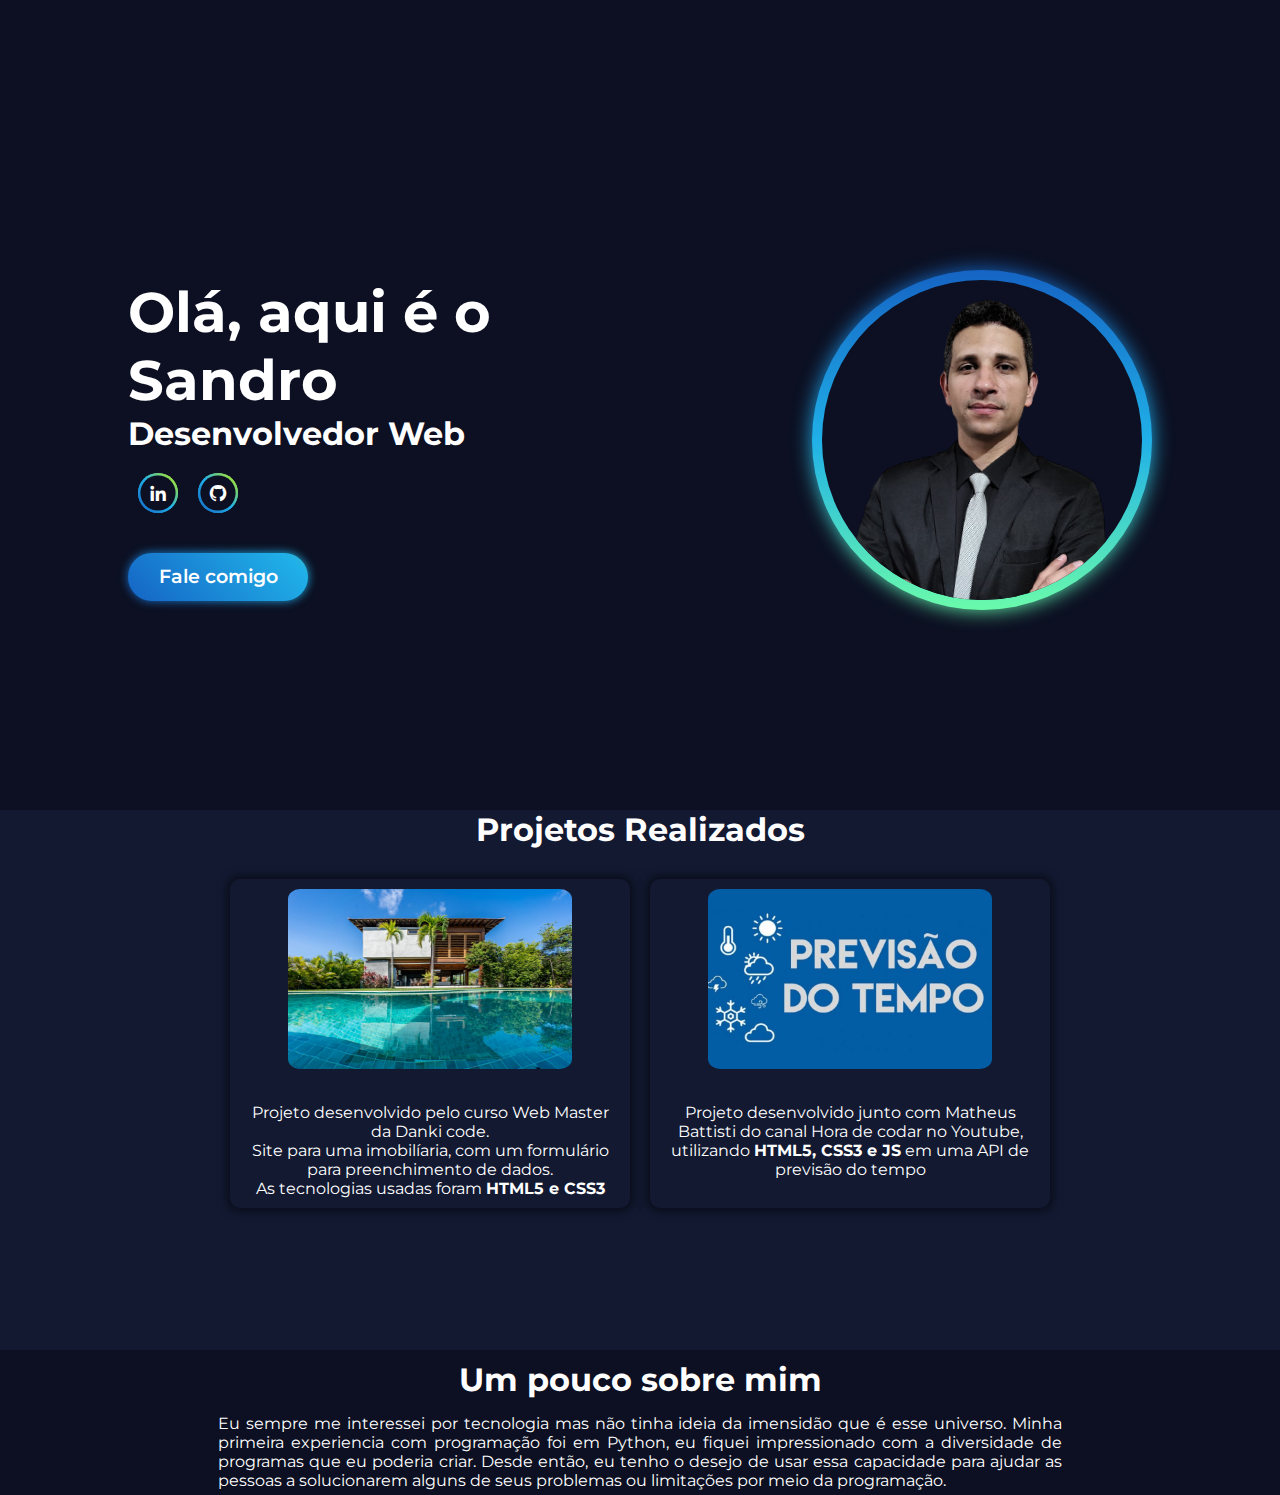
<file: index.html>
<!DOCTYPE html>
<html lang="PT-BR">
<head>
    <meta charset="UTF-8">
    <meta http-equiv="X-UA-Compatible" content="IE=edge">
    <meta name="viewport" content="width=device-width, initial-scale=1.0">
    <title>Meu Portifólio</title>
    <link rel="stylesheet" href="estilo/home.css">
    <link href='https://unpkg.com/boxicons@2.1.4/css/boxicons.min.css' rel='stylesheet'>
    <link rel="preconnect" href="https://fonts.googleapis.com">
    <link rel="preconnect" href="https://fonts.gstatic.com" crossorigin>
    <link href="https://fonts.googleapis.com/css2?family=Montserrat&family=Open+Sans:wght@300;400;500&family=Rubik:wght@400;700&display=swap" rel="stylesheet">
</head>

<body>
    <header>
        <div class="center"> <!--Para centralizar os elementos-->
            <a href="index.html" class="logo">Sandro.</a> <!--Logo-->
            <nav id="nav"> <!--Menu de Navegação-->
                <button aria-label="Abrir Menu" id="btn-mobile" aria-haspopup="true" aria-controls="menu" aria-expanded="false">Menu <!--Menu mobile-->
                    <span id="hamburguer"></span><!--Traços do hamburguer-->

                </button>
                
                <ul id="menu" role="menu"><!--Menu desktop-->
                    <li><a href="#"style="--i:1;">Home</a></li>
                    <li><a href="#"style="--i:2;">Projetos</a></li>
                    <li><a href="#"style="--i:3;">Formações</a></li>
                    <li><a href="#"style="--i:4;">Sobre</a></li>
                </ul> 
            </nav>
        </div>  
    </header>
    <section class="perfil">
        
        <div class="texto">   
            <h1>Olá, aqui é o Sandro</h1>
            <h3>Desenvolvedor Web</h3>   
            <div class="icones">
            <a href="https://www.linkedin.com/in/sandro-santos-30466a228/" target="_blank"><i class='bx bxl-linkedin' ></i></a>
            <a href="https://github.com/Sandrodepaula" target="_blank"><i class='bx bxl-github' ></i></a>
            </div>
            
            <a href="https://api.whatsapp.com/send?phone=11995404847&text=Fale%20Comigo" target="_blank" class="btn">Fale comigo</a>
         </div>
         
        <div class="home-img">
            <div class="circulo">
                <span></span>
                <span></span>
                <div class="imagem">
                    <img src="imagens/imagem2.png" alt="">
                </div>
            </div>
        </div>

    </section>

    <section class="projetos">

        <h1>Projetos Realizados</h1>

        <div class="banners">
            
            <div class="container">
                <a href="https://sandrodepaula.github.io/projeto-imobiliaria/" target="_blank">
                    <img src="imagens/bg-image.jpg" alt="imobiliária">
                
                    <p>Projeto desenvolvido pelo curso Web Master da Danki code.<br>
                        Site para uma imobilíaria, com um formulário para preenchimento de dados.<br>
                        As tecnologias usadas foram <strong>HTML5 e CSS3</strong>
                    </p>
                </a>
            </div>
            <div class="container">
                <a href="https://sandrodepaula.github.io/previsao-tempo/" target="_blank">
                    <img src="imagens/tempo.jpg" alt="previsão do tempo">
                    <p>Projeto desenvolvido junto com Matheus Battisti do   canal Hora de codar no Youtube, utilizando <strong>HTML5, CSS3 e JS</strong> em uma API de previsão do tempo </p>
                </a>
           </div>
        </div> 
    </section>
    <section class="sobre">
        <div class="bio">
            <h1>Um pouco sobre mim</h1>
            <p>
                Eu sempre me interessei por tecnologia mas não tinha ideia da imensidão que é esse universo. Minha primeira experiencia com programação foi em Python, eu fiquei impressionado com a diversidade de programas que eu poderia criar. Desde então, eu tenho o desejo de usar essa capacidade para ajudar as pessoas a solucionarem alguns de seus problemas ou limitações por meio da programação.
            </p>
        </div>
    </section>
    <script src="javascript/javascript.js"></script>
</body>

</html>
</file>
<file: estilo/home.css>
*{
    font-family: 'Montserrat', sans-serif;
    padding: 0;
    margin: 0;
    box-sizing: border-box;
}
body{
    background: #0c1022;
    color: #fff;
}

header{
    top: 0;
    left: 0;
    position: absolute;
    width: 100%;
    padding: 20px 10%; 
    max-width: 1600px;
    background-color: transparent;  
    color: white;
    z-index: 100;
}

.center{
    width: 100%; 
    display: flex;
    justify-content: space-between;
    align-items: center;
    
}
.logo{
    font-size: 25px;
    text-decoration: none;
    color: #fff;
    font-weight: 600;
    opacity: 0;
    animation: slideTop 1s ease forwards;
}

#btn-mobile{
    display: none;
}

li{
    list-style: none;
}

#menu{
    display: flex;
}

#menu >li> a {
    display: block;
    font-size: 18px;
    font-weight: 500;
    color: #fff;
    text-decoration: none;
    margin-left: 35px;
    opacity: 0;
    animation: slideTop .5s ease forwards; 
    animation-delay: calc(.2s * var(--i));
}

.perfil{
    width: 100%;
    height: 90vh;
    display: flex;
    justify-content: space-between;
    align-items: center;
    padding: 70px 10% 0;
}
.texto{
    max-width: 550px;
    
}
.texto h1 {
    font-size: 56px;
    font-weight: 700;
    line-height: 1.2;
}
.texto h3{
    font-size: 32px;
    font-weight: 700;
}

.btn{
    position: relative;
    display: inline-flex;
    justify-content: center;
    align-items: center;
    width: 180px;
    height: 48px;
    font-size: 19px;
    color: #fff;
    border-radius: 48px;
    text-decoration: none;
    font-weight: 600;
    margin-top: 20px;
    z-index: 1;   
}
.btn::before{
    content: '';
    position: absolute;
    top: 0;
    left: 0;
    inset: 0;
    background: linear-gradient(45deg,#1564c4, #20b0e8, #C7F002);
    background-size: 200%;
    background-position: 0 0;
    filter: blur(5px);
    z-index: -1;
    border-radius: 40px;
    transition: .5s ease;
}
.btn:hover::before{
    background-position: 100% 0;
}
.btn::after{
    content: '';
    position: absolute;
    top: 0;
    left: 0;
    inset: 0;
    background: linear-gradient(45deg,#1564c4, #20b0e8, #C7F002);
    background-position: 0 0;
    background-size: 200%;
    z-index: -1;
    border-radius: 40px;
    transition: .5s ease;
}
.btn:hover::after{
    background-position: 100% 0;
}
.icones {
    display: flex;

}
.icones a {
    position: relative;
    display: flex;
    justify-content: center;
    align-items: center;
    width: 40px;
    height: 40px;
    background: linear-gradient(45deg,#1564c4, #20b0e8, #C7F002);
    border-radius: 50%;
    font-size: 20px;
    color: #fff;
    text-decoration: none;
    margin: 20px 10px;
    z-index: 1;  
}
.icones a::before{
    content: '';
    position: absolute;
    width: 100%;
    height: 100%;
    background: linear-gradient(45deg, #1564c4, #20b0e8, #C7F002);;
    border-radius: 50%;
    z-index: -1;
    transition: .5s ease;
}
.icones a:hover::before{
    filter: blur(5px);
}
.icones a::after{
    content: '';
    position: absolute;
    width: 100%;
    height: 100%;
    background: #0c1022;
    border-radius: 50%;
    transform: scale(.88);
    z-index: -1;
    transition: .5s ease;
}
.icones a:hover::after{
    transform: scale(0);
}


.home-img{
    width: 340px;
    height: 340px;
}

.home-img .circulo{
    position: relative;
    width: 100%;
    height: 100%;
    border-radius: 50%;
    display: flex;
    justify-content: center;
    align-items: center;
}
.home-img .circulo::after{
    content: '';
    position: absolute;
    width: 320px;
    height: 320px;
    background: #0c1022;
    border-radius: 50%;
}

.circulo span{
    position: absolute;
    width: 100%;
    height: 100%;
    background: linear-gradient(#1564c4, #20b0e8, #6afaab);
    border-radius: 50%;
    animation: circuloRotativo 5s linear infinite;
}

.circulo span:nth-child(1){
    filter: blur(10px);
}
.circulo .imagem{
    position: relative;
    width: 320px;
    height: 320px;
    border-radius: 50%;
    z-index: 1;
    overflow: hidden;
}
.imagem img{
    position: absolute;
    top: 10px;
    left: 46%;
    transform: translateX(-50%);
    max-width: 360px;
    object-fit: cover;
}

/*Projetos*/
.projetos{
    background: #121931;
    width: 100%;
    height: 60vh;
    display: block;    
    text-align: center;
}


.banners{
    
    margin: 20px;
    display: flex;
    justify-content: center;
    
}

.banners img{
    max-width: 300px;
    width: 100%;
    height: 200px;
    border-radius: 20px;
    padding: 10px 2%;
}

.banners a{
    text-decoration: none;
}

.banners p{
    width: 400px;
    margin-top: 10px;
    color: #fff;
    padding: 10px;
}
.container{
    box-shadow: 0 0 10px 3px rgba(0, 0, 0, 0.527);
    border-radius: 10px;
    margin: 10px;
}

/*Sobre*/
.bio{
    max-width: 100vw;
    display: flex;
    flex-direction: column;
    align-items: center;
}
.bio h1{
    margin: 10px;
}

.bio p{
    text-align: justify;
    max-width: 70%;
    padding: 5px 2%;

}


@media screen and (max-width: 1110px){
    .home-img{
        width: 250px;
        height: 250px;
    }
    .circulo .imagem{
        width: 250px;
        height: 250px;
    }
    .circulo span{
        width: 110%;
        height: 110%;
    }
    .home-img .circulo::after{
        width: 250px;
        height: 250px;
    }
}

@media screen and (max-width: 760px){
    section{
        flex-direction: column;
        justify-content: start;
        height: 100vh;
    }
   
    #menu{
        display: none;
    }
    /*botão mobile*/
    #nav.active #menu{
        display: block;
        flex-direction: column;
        position: absolute;
        width: 80%;
        height: 50vh;
        padding-top:10px;
        top: 70px;
        right: 70px;
        background:#0c1022 ;
        border: 3px solid #1564c4;
        animation:slideTop .5s ease forwards;
        
    }

    #menu a{
        padding: 10px 0;   
    }
    #btn-mobile{
        display: flex;
        padding: .5rem 1rem;
        font-size: 19px;
        border: none;
        cursor: pointer;
        background: none;
        color: #fff;
        font-weight: 600;
        gap: .5rem;
        align-items: center;
    }

    #hamburguer{
        border-top: 2px solid;
        width: 20px;
    }

    #hamburguer::after, #hamburguer::before {
        content: '';
        display: block;
        background: currentColor;
        width: 20px;
        height: 2px;
        margin-top: 5px;
        transition: .3s;
        position: relative;

    } 

    #nav.active #hamburguer{
        border-top-color: transparent;
    }

    #nav.active #hamburguer::before{
        transform: rotate(135deg);
    }

    #nav.active #hamburguer::after{
         transform: rotate(-135deg);
         top:-7px;
    }
    
    .home-img{
        margin-top: 30px;
    }
    .texto{
        text-align: center;
    }
    .texto h1{
        font-size: 38px;
    }
    .texto h3{
        font-size: 25px;
        margin-top: 5px;
    }
    .icones{
        justify-content: center;
    }
    .projetos{
        margin-top: 40px;
        height: 100vh;
    }
    .banners{
        flex-direction: column;
    }
    .banners img{
        width: 60%;
    }
    .banners p{
        margin: 10px 20%;
        padding: 0;
        width: 62%;
    }

}

@media screen and (max-width: 610px){
    .bio{
        position: relative;
        top: 20%;
    }
}   
    
@media screen and (max-width: 360px) {
    .icones a{
        width: 30px;
        height: 30px;
        margin: 10px;
    }

    .btn{
        width: 150px;
        height: 30px;
        margin-top: 10px;
        font-size: 15px;
    }
    
    .projetos{
        height: 125vh;
        width: 98vw;
    }

    .bio{
        top: 5%;
    }
    .bio p{
        max-width: 80%;
    }

    .banners p{
        margin: 10px 0;
        padding: 5px;
        width: 100%;
    }
    .banners img{
        width: 90%;
    }
    
}


@keyframes slideTop {
    0% {
        opacity: 0;
        transform: translateY(100px);
    }
    100% {
        opacity: 1;
        transform: translateY(0);
    }
}

@keyframes circuloRotativo{
    0% {
        transform: rotate(0);
    }
    100% {
        transform: rotate(360deg    );
    }
}
</file>
